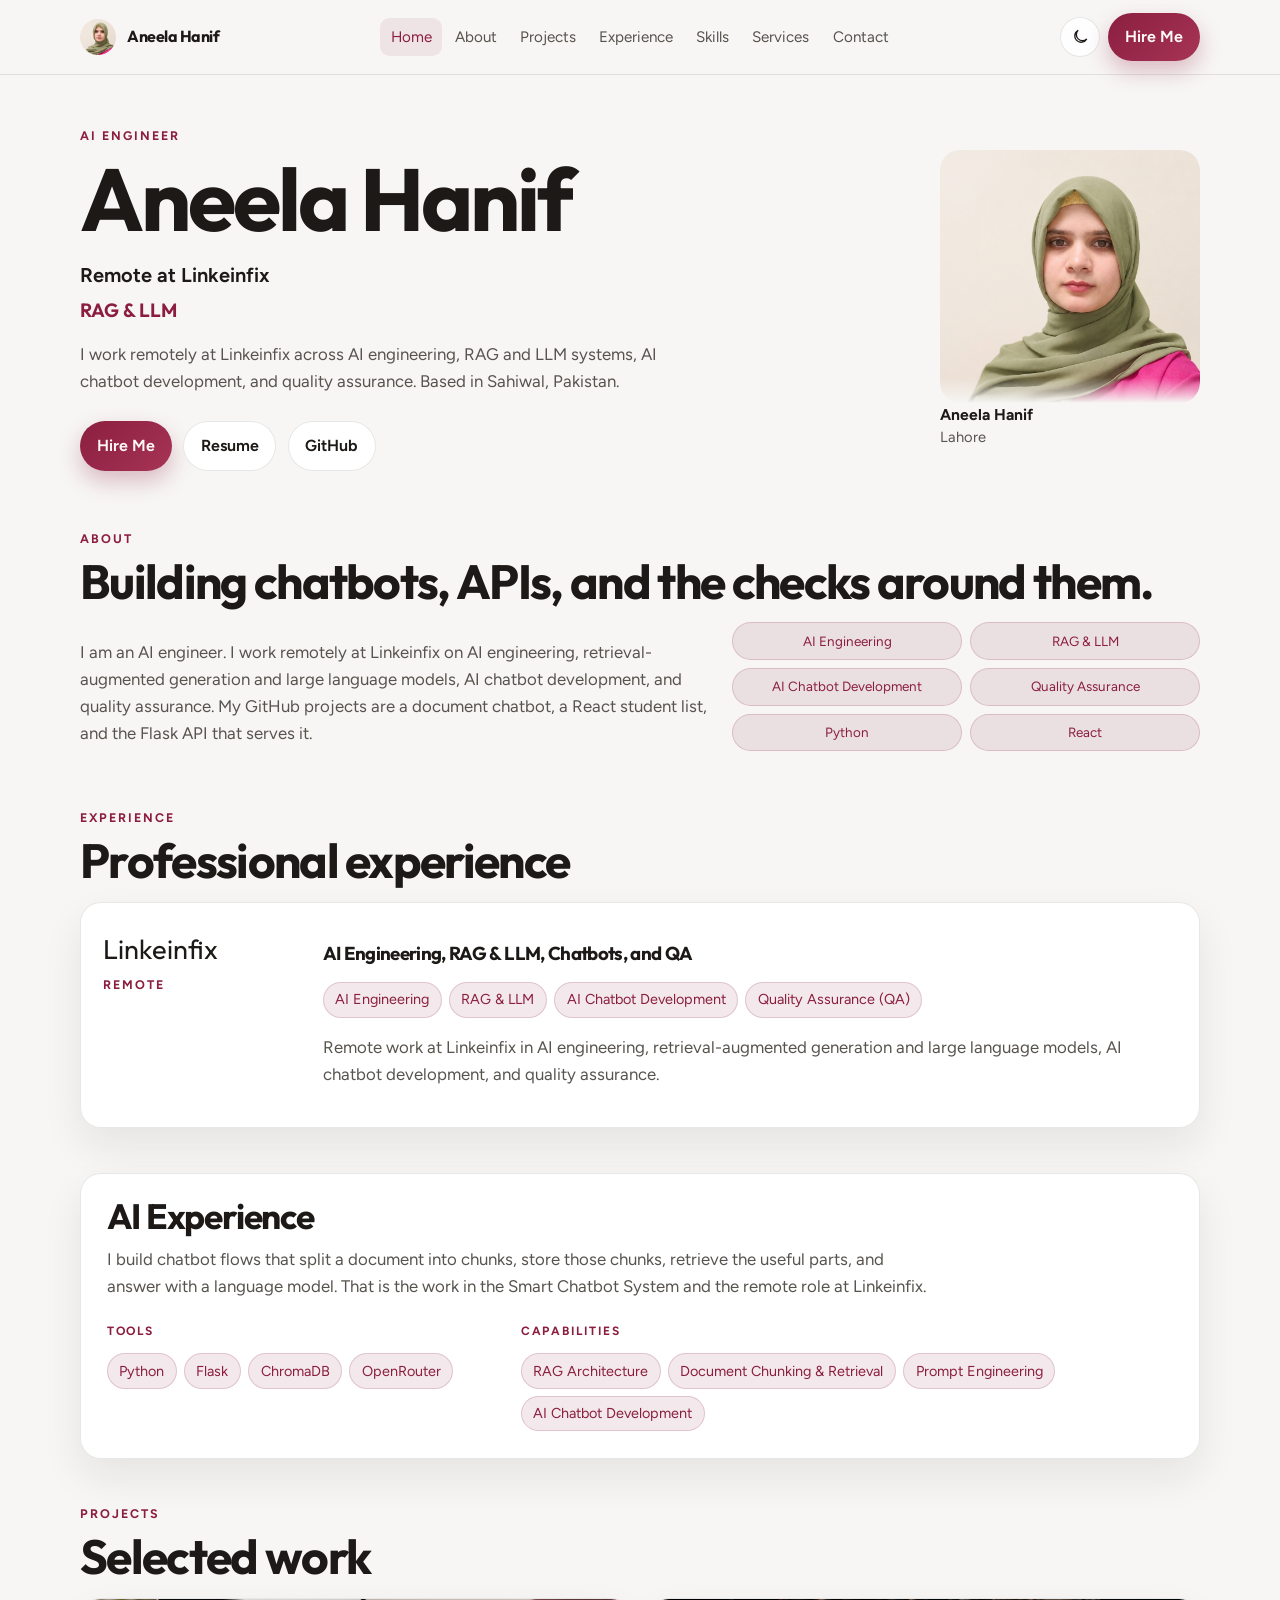
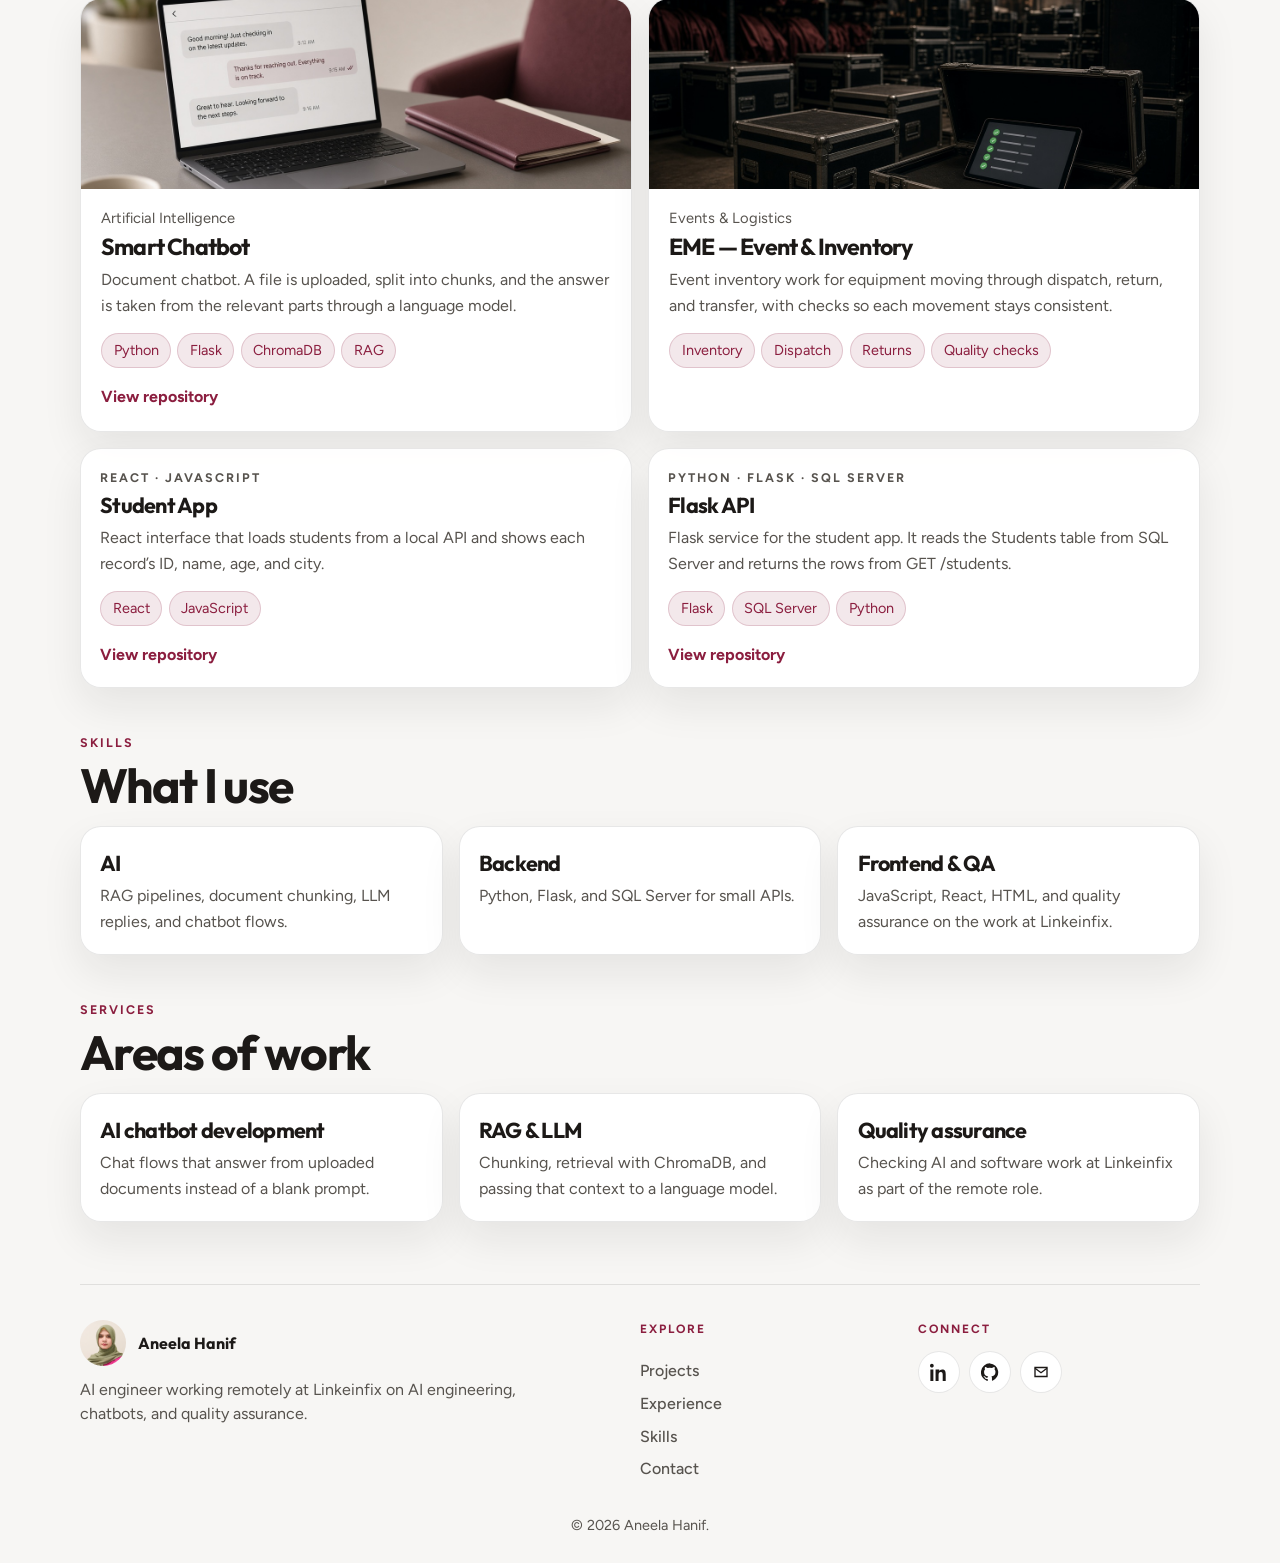
<file: index.html>
<!DOCTYPE html>
<html lang="en">
  <head>
    <meta charset="utf-8" />
    <meta name="viewport" content="width=device-width, initial-scale=1" />
    <title>Aneela Hanif | AI Engineer</title>
    <meta name="description" content="Aneela Hanif is an AI engineer in Sahiwal working remotely at Linkeinfix on AI engineering, RAG and LLMs, chatbot development, and quality assurance." />
    <meta property="og:title" content="Aneela Hanif | AI Engineer" />
    <meta property="og:description" content="Remote work at Linkeinfix. AI engineering, RAG and LLM, AI chatbots, and QA." />
    <meta property="og:image" content="https://aneela-hanif.github.io/personal-portfolio/images/profile.jpg" />
    <link rel="icon" href="favicon.svg" type="image/svg+xml" />
    <link rel="preconnect" href="https://fonts.googleapis.com" />
    <link rel="preconnect" href="https://fonts.gstatic.com" crossorigin />
    <link href="https://fonts.googleapis.com/css2?family=Figtree:wght@400;500;600;700&family=Outfit:wght@500;600;700&display=swap" rel="stylesheet" />
    <link rel="stylesheet" href="styles.css?v=16" />
    <script>
      if (localStorage.getItem("theme") === "dark") document.documentElement.classList.add("dark");
    </script>
  </head>
  <body>
    <a class="skip" href="#main">Skip to content</a>
    <header class="site-nav">
      <div class="nav-inner">
        <a class="brand" href="index.html">
          <img src="images/profile.jpg" alt="" width="36" height="36" />
          Aneela Hanif
        </a>
        <nav class="nav-links" aria-label="Primary">
          <a href="index.html" aria-current="page">Home</a>
          <a href="index.html#about">About</a>
          <a href="index.html#projects">Projects</a>
          <a href="index.html#experience">Experience</a>
          <a href="index.html#skills">Skills</a>
          <a href="index.html#services">Services</a>
          <a href="contact.html">Contact</a>
        </nav>
        <div class="nav-actions">
          <button class="icon-btn" type="button" data-theme aria-label="Toggle color theme">
            <svg width="18" height="18" viewBox="0 0 24 24" fill="none" stroke="currentColor" stroke-width="1.8"><path d="M21 14.5A8.5 8.5 0 1 1 9.5 3 7 7 0 0 0 21 14.5z"/></svg>
          </button>
          <a class="btn btn-primary" href="contact.html"><span class="hire-label">Hire Me</span></a>
          <button class="menu-btn" type="button" data-menu aria-expanded="false" aria-label="Open menu">
            <svg width="18" height="18" viewBox="0 0 24 24" fill="none" stroke="currentColor" stroke-width="1.8"><path d="M4 7h16M4 12h16M4 17h16"/></svg>
          </button>
        </div>
      </div>
      <nav class="menu-panel" data-menu-panel aria-label="Mobile">
        <a href="index.html">Home</a>
        <a href="index.html#about">About</a>
        <a href="index.html#projects">Projects</a>
        <a href="index.html#experience">Experience</a>
        <a href="index.html#skills">Skills</a>
        <a href="index.html#services">Services</a>
        <a href="contact.html">Contact</a>
      </nav>
    </header>

    <main id="main">
      <section class="hero wrap" id="top">
        <div>
          <p class="kicker">AI Engineer</p>
          <h1>Aneela Hanif</h1>
          <p class="hero-title">Remote at Linkeinfix</p>
          <p class="rotator accent" data-rotator>AI Engineering</p>
          <p class="lede">
            I work remotely at Linkeinfix across AI engineering, RAG and LLM systems, AI chatbot development, and quality assurance. Based in Sahiwal, Pakistan.
          </p>
          <div class="actions">
            <a class="btn btn-primary" href="contact.html">Hire Me</a>
            <a class="btn btn-ghost" href="resume.html">Resume</a>
            <a class="btn btn-ghost" href="https://github.com/aneela-hanif" rel="noopener">GitHub</a>
          </div>
        </div>
        <figure class="hero-photo">
          <img src="images/profile.jpg" alt="Aneela Hanif" width="260" height="253" />
          <figcaption>
            <strong>Aneela Hanif</strong>
            <span>Lahore</span>
          </figcaption>
        </figure>
      </section>

      <section class="wrap" id="about">
        <p class="section-label">About</p>
        <h2>Building chatbots, APIs, and the checks around them.</h2>
        <div class="about-grid">
          <p class="prose">
            I am an AI engineer. I work remotely at Linkeinfix on AI engineering, retrieval-augmented generation and large language models, AI chatbot development, and quality assurance. My GitHub projects are a document chatbot, a React student list, and the Flask API that serves it.
          </p>
          <ul class="chips">
            <li>AI Engineering</li>
            <li>RAG &amp; LLM</li>
            <li>AI Chatbot Development</li>
            <li>Quality Assurance</li>
            <li>Python</li>
            <li>React</li>
          </ul>
        </div>
      </section>

      <section class="wrap" id="experience">
        <p class="section-label">Experience</p>
        <h2>Professional experience</h2>
        <article class="panel job">
          <div>
            <p class="company">Linkeinfix</p>
            <p class="kicker">Remote</p>
          </div>
          <div>
            <h3>AI Engineering, RAG &amp; LLM, Chatbots, and QA</h3>
            <ul class="areas">
              <li>AI Engineering</li>
              <li>RAG &amp; LLM</li>
              <li>AI Chatbot Development</li>
              <li>Quality Assurance (QA)</li>
            </ul>
            <p class="prose">Remote work at Linkeinfix in AI engineering, retrieval-augmented generation and large language models, AI chatbot development, and quality assurance.</p>
          </div>
        </article>
      </section>

      <section class="wrap" id="ai">
        <article class="panel ai-card">
          <h2>AI Experience</h2>
          <p class="prose">I build chatbot flows that split a document into chunks, store those chunks, retrieve the useful parts, and answer with a language model. That is the work in the Smart Chatbot System and the remote role at Linkeinfix.</p>
          <div class="ai-split">
            <div>
              <p class="ai-label">Tools</p>
              <ul class="chips">
                <li>Python</li>
                <li>Flask</li>
                <li>ChromaDB</li>
                <li>OpenRouter</li>
              </ul>
            </div>
            <div>
              <p class="ai-label">Capabilities</p>
              <ul class="chips">
                <li>RAG Architecture</li>
                <li>Document Chunking &amp; Retrieval</li>
                <li>Prompt Engineering</li>
                <li>AI Chatbot Development</li>
              </ul>
            </div>
          </div>
        </article>
      </section>

      <section class="wrap" id="projects">
        <p class="section-label">Projects</p>
        <h2>Selected work</h2>
        <div class="project-grid">
          <article class="panel project-card">
            <div class="project-cover">
              <img src="images/chatbot-cover.jpg" alt="Laptop showing a document chat beside a folder" width="640" height="360" />
            </div>
            <div class="project-body">
              <p class="project-tag">Artificial Intelligence</p>
              <h3>Smart Chatbot</h3>
              <p>Document chatbot. A file is uploaded, split into chunks, and the answer is taken from the relevant parts through a language model.</p>
              <div class="tech"><span>Python</span><span>Flask</span><span>ChromaDB</span><span>RAG</span></div>
              <a href="https://github.com/aneela-hanif/smart-chatbot-system" rel="noopener">View repository</a>
            </div>
          </article>
          <article class="panel project-card">
            <div class="project-cover">
              <img src="images/eme-cover.jpg" alt="Event equipment cases with a checklist tablet" width="640" height="360" />
            </div>
            <div class="project-body">
              <p class="project-tag">Events &amp; Logistics</p>
              <h3>EME — Event &amp; Inventory</h3>
              <p>Event inventory work for equipment moving through dispatch, return, and transfer, with checks so each movement stays consistent.</p>
              <div class="tech"><span>Inventory</span><span>Dispatch</span><span>Returns</span><span>Quality checks</span></div>
            </div>
          </article>
        </div>
        <div class="cards more-work">
          <article class="panel card">
            <p class="kicker">React · JavaScript</p>
            <h3>Student App</h3>
            <p>React interface that loads students from a local API and shows each record’s ID, name, age, and city.</p>
            <div class="tech"><span>React</span><span>JavaScript</span></div>
            <a href="https://github.com/aneela-hanif/studentapp" rel="noopener">View repository</a>
          </article>
          <article class="panel card">
            <p class="kicker">Python · Flask · SQL Server</p>
            <h3>Flask API</h3>
            <p>Flask service for the student app. It reads the Students table from SQL Server and returns the rows from GET /students.</p>
            <div class="tech"><span>Flask</span><span>SQL Server</span><span>Python</span></div>
            <a href="https://github.com/aneela-hanif/flask-api" rel="noopener">View repository</a>
          </article>
        </div>
      </section>

      <section class="wrap" id="skills">
        <p class="section-label">Skills</p>
        <h2>What I use</h2>
        <div class="skill-grid">
          <article class="panel skill-card">
            <h3>AI</h3>
            <p>RAG pipelines, document chunking, LLM replies, and chatbot flows.</p>
          </article>
          <article class="panel skill-card">
            <h3>Backend</h3>
            <p>Python, Flask, and SQL Server for small APIs.</p>
          </article>
          <article class="panel skill-card">
            <h3>Frontend &amp; QA</h3>
            <p>JavaScript, React, HTML, and quality assurance on the work at Linkeinfix.</p>
          </article>
        </div>
      </section>

      <section class="wrap" id="services">
        <p class="section-label">Services</p>
        <h2>Areas of work</h2>
        <div class="cards">
          <article class="panel card">
            <h3>AI chatbot development</h3>
            <p>Chat flows that answer from uploaded documents instead of a blank prompt.</p>
          </article>
          <article class="panel card">
            <h3>RAG &amp; LLM</h3>
            <p>Chunking, retrieval with ChromaDB, and passing that context to a language model.</p>
          </article>
          <article class="panel card">
            <h3>Quality assurance</h3>
            <p>Checking AI and software work at Linkeinfix as part of the remote role.</p>
          </article>
        </div>
      </section>
    </main>

    <footer class="site-footer">
      <div class="footer-grid">
        <div class="footer-brand">
          <a class="footer-id" href="index.html">
            <img src="images/profile.jpg" alt="" width="46" height="46" />
            <strong>Aneela Hanif</strong>
          </a>
          <p>AI engineer working remotely at Linkeinfix on AI engineering, chatbots, and quality assurance.</p>
        </div>
        <nav class="footer-links" aria-label="Explore">
          <p class="footer-label">Explore</p>
          <a href="index.html#projects">Projects</a>
          <a href="index.html#experience">Experience</a>
          <a href="index.html#skills">Skills</a>
          <a href="contact.html">Contact</a>
        </nav>
        <div>
          <p class="footer-label">Connect</p>
          <div class="footer-icons">
            <a href="https://www.linkedin.com/in/aneela-hanif-224ba43b4/" rel="noopener" aria-label="LinkedIn">
              <svg width="18" height="18" viewBox="0 0 24 24" fill="currentColor"><path d="M4.98 3.5C4.98 4.88 3.88 6 2.5 6S0 4.88 0 3.5 1.12 1 2.5 1s2.48 1.12 2.48 2.5zM.5 8.5h4V24h-4V8.5zM8.5 8.5h3.8v2.1h.05c.53-1 1.84-2.1 3.79-2.1 4.05 0 4.8 2.67 4.8 6.14V24h-4v-7.7c0-1.84-.03-4.2-2.56-4.2-2.56 0-2.95 2-2.95 4.06V24h-4V8.5z"/></svg>
            </a>
            <a href="https://github.com/aneela-hanif" rel="noopener" aria-label="GitHub">
              <svg width="18" height="18" viewBox="0 0 24 24" fill="currentColor"><path d="M12 .5A12 12 0 0 0 8.2 23.9c.6.1.8-.3.8-.6v-2.1c-3.3.7-4-1.6-4-1.6-.5-1.2-1.2-1.6-1.2-1.6-1-.7.1-.7.1-.7 1.1.1 1.7 1.1 1.7 1.1 1 1.8 2.7 1.3 3.3 1 .1-.8.4-1.3.7-1.6-2.7-.3-5.5-1.3-5.5-6a4.7 4.7 0 0 1 1.2-3.2 4.3 4.3 0 0 1 .1-3.2s1-.3 3.3 1.2a11.3 11.3 0 0 1 6 0c2.3-1.5 3.3-1.2 3.3-1.2a4.3 4.3 0 0 1 .1 3.2 4.7 4.7 0 0 1 1.2 3.2c0 4.7-2.8 5.7-5.5 6 .4.3.8 1 .8 2.1v3.1c0 .3.2.7.8.6A12 12 0 0 0 12 .5z"/></svg>
            </a>
            <a href="mailto:aneela.hnf12@gmail.com" aria-label="Email">
              <svg width="18" height="18" viewBox="0 0 24 24" fill="none" stroke="currentColor" stroke-width="1.8"><path d="M4 6h16v12H4z"/><path d="m4 7 8 6 8-6"/></svg>
            </a>
          </div>
        </div>
      </div>
      <p class="footer-copy">© 2026 Aneela Hanif.</p>
    </footer>
    <script src="main.js"></script>
  </body>
</html>
</file>
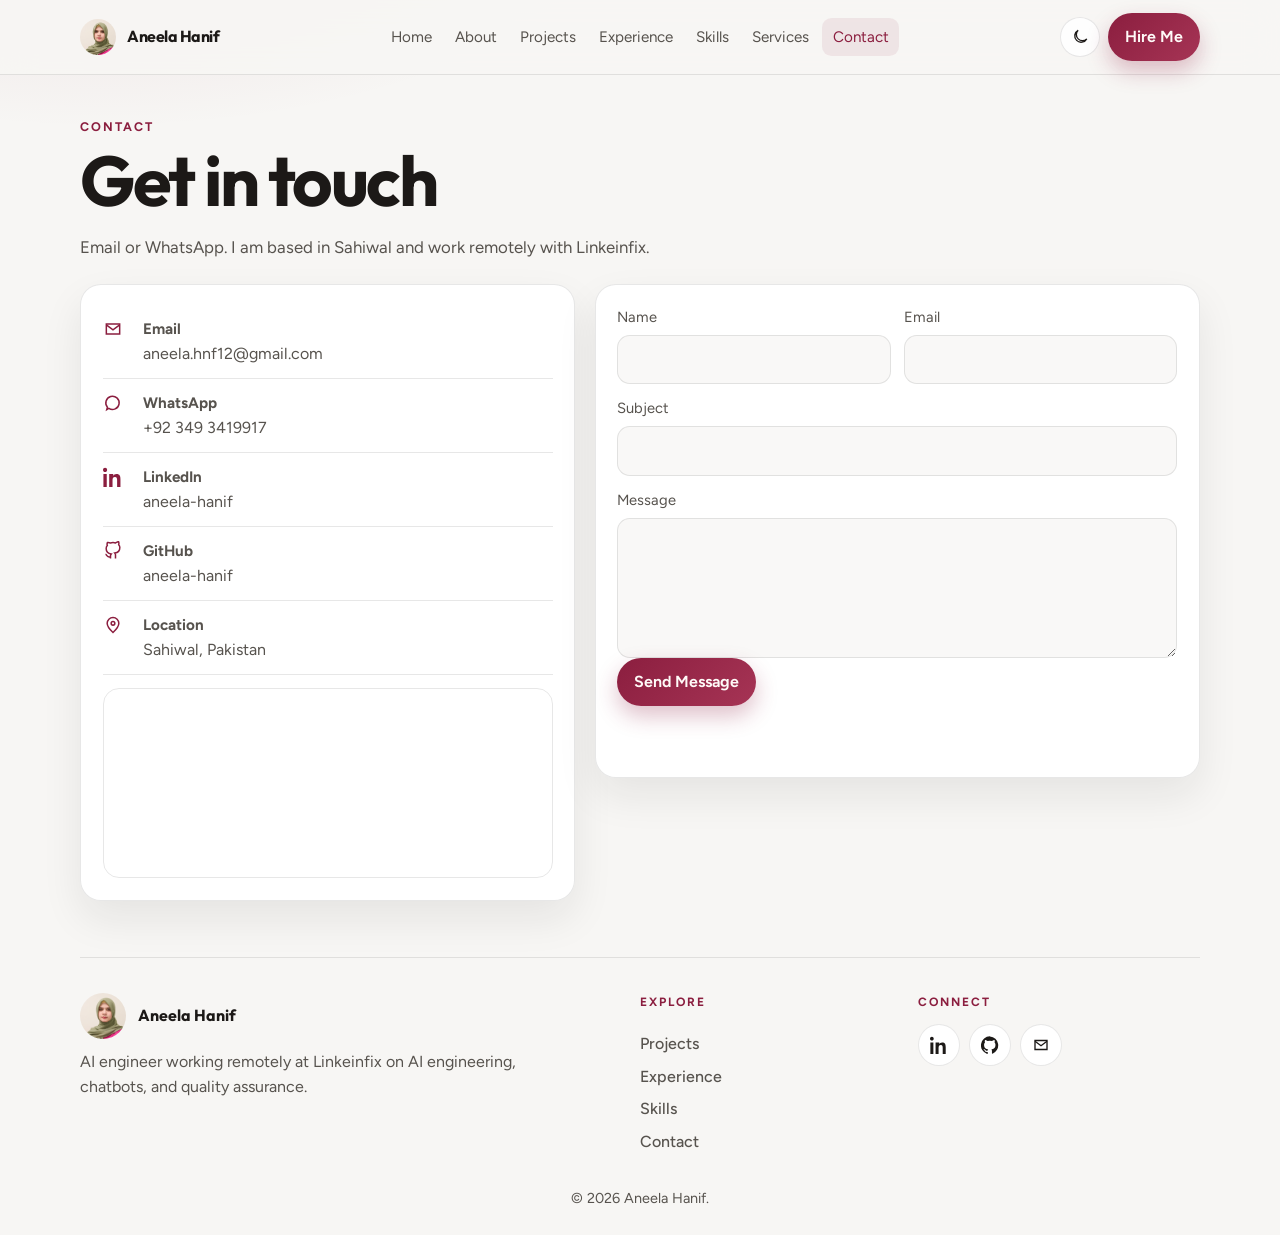
<file: contact.html>
<!DOCTYPE html>
<html lang="en">
  <head>
    <meta charset="utf-8" />
    <meta name="viewport" content="width=device-width, initial-scale=1" />
    <title>Contact | Aneela Hanif</title>
    <meta name="description" content="Contact Aneela Hanif by email or WhatsApp. Based in Sahiwal, Pakistan." />
    <link rel="icon" href="favicon.svg" type="image/svg+xml" />
    <link rel="preconnect" href="https://fonts.googleapis.com" />
    <link rel="preconnect" href="https://fonts.gstatic.com" crossorigin />
    <link href="https://fonts.googleapis.com/css2?family=Figtree:wght@400;500;600;700&family=Outfit:wght@500;600;700&display=swap" rel="stylesheet" />
    <link rel="stylesheet" href="styles.css?v=16" />
    <script>
      if (localStorage.getItem("theme") === "dark") document.documentElement.classList.add("dark");
    </script>
  </head>
  <body>
    <a class="skip" href="#main">Skip to content</a>
    <header class="site-nav">
      <div class="nav-inner">
        <a class="brand" href="index.html">
          <img src="images/profile.jpg" alt="" width="36" height="36" />
          Aneela Hanif
        </a>
        <nav class="nav-links" aria-label="Primary">
          <a href="index.html">Home</a>
          <a href="index.html#about">About</a>
          <a href="index.html#projects">Projects</a>
          <a href="index.html#experience">Experience</a>
          <a href="index.html#skills">Skills</a>
          <a href="index.html#services">Services</a>
          <a href="contact.html" aria-current="page">Contact</a>
        </nav>
        <div class="nav-actions">
          <button class="icon-btn" type="button" data-theme aria-label="Toggle color theme">
            <svg width="18" height="18" viewBox="0 0 24 24" fill="none" stroke="currentColor" stroke-width="1.8"><path d="M21 14.5A8.5 8.5 0 1 1 9.5 3 7 7 0 0 0 21 14.5z"/></svg>
          </button>
          <a class="btn btn-primary" href="contact.html"><span class="hire-label">Hire Me</span></a>
          <button class="menu-btn" type="button" data-menu aria-expanded="false" aria-label="Open menu">
            <svg width="18" height="18" viewBox="0 0 24 24" fill="none" stroke="currentColor" stroke-width="1.8"><path d="M4 7h16M4 12h16M4 17h16"/></svg>
          </button>
        </div>
      </div>
      <nav class="menu-panel" data-menu-panel aria-label="Mobile">
        <a href="index.html">Home</a>
        <a href="index.html#about">About</a>
        <a href="index.html#projects">Projects</a>
        <a href="index.html#experience">Experience</a>
        <a href="index.html#skills">Skills</a>
        <a href="index.html#services">Services</a>
        <a href="contact.html">Contact</a>
      </nav>
    </header>

    <main id="main" class="wrap">
      <header class="page-head">
        <p class="section-label">Contact</p>
        <h1>Get in touch</h1>
        <p class="lede">Email or WhatsApp. I am based in Sahiwal and work remotely with Linkeinfix.</p>
      </header>

      <div class="contact-grid">
        <aside class="panel contact-list">
          <a href="mailto:aneela.hnf12@gmail.com">
            <svg class="icon" width="20" height="20" viewBox="0 0 24 24" fill="none" stroke="currentColor" stroke-width="1.8"><path d="M4 6h16v12H4z"/><path d="m4 7 8 6 8-6"/></svg>
            <span><strong>Email</strong><span>aneela.hnf12@gmail.com</span></span>
          </a>
          <a href="https://wa.me/923493419917" rel="noopener">
            <svg class="icon" width="20" height="20" viewBox="0 0 24 24" fill="none" stroke="currentColor" stroke-width="1.8"><path d="M7 18.5 4.5 20l.8-3A8 8 0 1 1 7 18.5z"/></svg>
            <span><strong>WhatsApp</strong><span>+92 349 3419917</span></span>
          </a>
          <a href="https://www.linkedin.com/in/aneela-hanif-224ba43b4/" rel="noopener">
            <svg class="icon" width="20" height="20" viewBox="0 0 24 24" fill="currentColor"><path d="M4.98 3.5C4.98 4.88 3.88 6 2.5 6S0 4.88 0 3.5 1.12 1 2.5 1s2.48 1.12 2.48 2.5zM.5 8.5h4V24h-4V8.5zM8.5 8.5h3.8v2.1h.05c.53-1 1.84-2.1 3.79-2.1 4.05 0 4.8 2.67 4.8 6.14V24h-4v-7.7c0-1.84-.03-4.2-2.56-4.2-2.56 0-2.95 2-2.95 4.06V24h-4V8.5z"/></svg>
            <span><strong>LinkedIn</strong><span>aneela-hanif</span></span>
          </a>
          <a href="https://github.com/aneela-hanif" rel="noopener">
            <svg class="icon" width="20" height="20" viewBox="0 0 24 24" fill="none" stroke="currentColor" stroke-width="1.8"><path d="M9 19c-4 1.5-4-2.5-6-3m12 5v-3.9a3.4 3.4 0 0 0-.9-2.6c3-.3 6.1-1.5 6.1-6.6a5.1 5.1 0 0 0-1.4-3.5 4.7 4.7 0 0 0-.1-3.5s-1.1-.3-3.6 1.4a12.3 12.3 0 0 0-6.2 0C6.4 1.6 5.3 1.9 5.3 1.9a4.7 4.7 0 0 0-.1 3.5 5.1 5.1 0 0 0-1.4 3.6c0 5 3.1 6.2 6.1 6.6a3.4 3.4 0 0 0-.9 2.6V21"/></svg>
            <span><strong>GitHub</strong><span>aneela-hanif</span></span>
          </a>
          <div class="contact-item">
            <svg class="icon" width="20" height="20" viewBox="0 0 24 24" fill="none" stroke="currentColor" stroke-width="1.8"><path d="M12 21s7-6.2 7-11a7 7 0 1 0-14 0c0 4.8 7 11 7 11z"/><circle cx="12" cy="10" r="2.2"/></svg>
            <span><strong>Location</strong><span>Sahiwal, Pakistan</span></span>
          </div>
          <div class="map-wrap">
            <iframe title="Map of Sahiwal, Pakistan" loading="lazy" referrerpolicy="no-referrer-when-downgrade" src="https://maps.google.com/maps?q=Sahiwal%2C%20Pakistan&z=12&output=embed"></iframe>
          </div>
        </aside>

        <form class="panel" data-contact-form>
          <div class="fields">
            <label>Name<input name="name" required autocomplete="name" /></label>
            <label>Email<input name="email" type="email" required autocomplete="email" /></label>
            <label class="full">Subject<input name="subject" required /></label>
            <label class="full">Message<textarea name="message" required></textarea></label>
          </div>
          <button class="btn btn-primary" type="submit">Send Message</button>
          <p class="form-note" data-form-note></p>
        </form>
      </div>
    </main>

    <footer class="site-footer">
      <div class="footer-grid">
        <div class="footer-brand">
          <a class="footer-id" href="index.html">
            <img src="images/profile.jpg" alt="" width="46" height="46" />
            <strong>Aneela Hanif</strong>
          </a>
          <p>AI engineer working remotely at Linkeinfix on AI engineering, chatbots, and quality assurance.</p>
        </div>
        <nav class="footer-links" aria-label="Explore">
          <p class="footer-label">Explore</p>
          <a href="index.html#projects">Projects</a>
          <a href="index.html#experience">Experience</a>
          <a href="index.html#skills">Skills</a>
          <a href="contact.html">Contact</a>
        </nav>
        <div>
          <p class="footer-label">Connect</p>
          <div class="footer-icons">
            <a href="https://www.linkedin.com/in/aneela-hanif-224ba43b4/" rel="noopener" aria-label="LinkedIn">
              <svg width="18" height="18" viewBox="0 0 24 24" fill="currentColor"><path d="M4.98 3.5C4.98 4.88 3.88 6 2.5 6S0 4.88 0 3.5 1.12 1 2.5 1s2.48 1.12 2.48 2.5zM.5 8.5h4V24h-4V8.5zM8.5 8.5h3.8v2.1h.05c.53-1 1.84-2.1 3.79-2.1 4.05 0 4.8 2.67 4.8 6.14V24h-4v-7.7c0-1.84-.03-4.2-2.56-4.2-2.56 0-2.95 2-2.95 4.06V24h-4V8.5z"/></svg>
            </a>
            <a href="https://github.com/aneela-hanif" rel="noopener" aria-label="GitHub">
              <svg width="18" height="18" viewBox="0 0 24 24" fill="currentColor"><path d="M12 .5A12 12 0 0 0 8.2 23.9c.6.1.8-.3.8-.6v-2.1c-3.3.7-4-1.6-4-1.6-.5-1.2-1.2-1.6-1.2-1.6-1-.7.1-.7.1-.7 1.1.1 1.7 1.1 1.7 1.1 1 1.8 2.7 1.3 3.3 1 .1-.8.4-1.3.7-1.6-2.7-.3-5.5-1.3-5.5-6a4.7 4.7 0 0 1 1.2-3.2 4.3 4.3 0 0 1 .1-3.2s1-.3 3.3 1.2a11.3 11.3 0 0 1 6 0c2.3-1.5 3.3-1.2 3.3-1.2a4.3 4.3 0 0 1 .1 3.2 4.7 4.7 0 0 1 1.2 3.2c0 4.7-2.8 5.7-5.5 6 .4.3.8 1 .8 2.1v3.1c0 .3.2.7.8.6A12 12 0 0 0 12 .5z"/></svg>
            </a>
            <a href="mailto:aneela.hnf12@gmail.com" aria-label="Email">
              <svg width="18" height="18" viewBox="0 0 24 24" fill="none" stroke="currentColor" stroke-width="1.8"><path d="M4 6h16v12H4z"/><path d="m4 7 8 6 8-6"/></svg>
            </a>
          </div>
        </div>
      </div>
      <p class="footer-copy">© 2026 Aneela Hanif.</p>
    </footer>
    <script src="main.js"></script>
  </body>
</html>
</file>
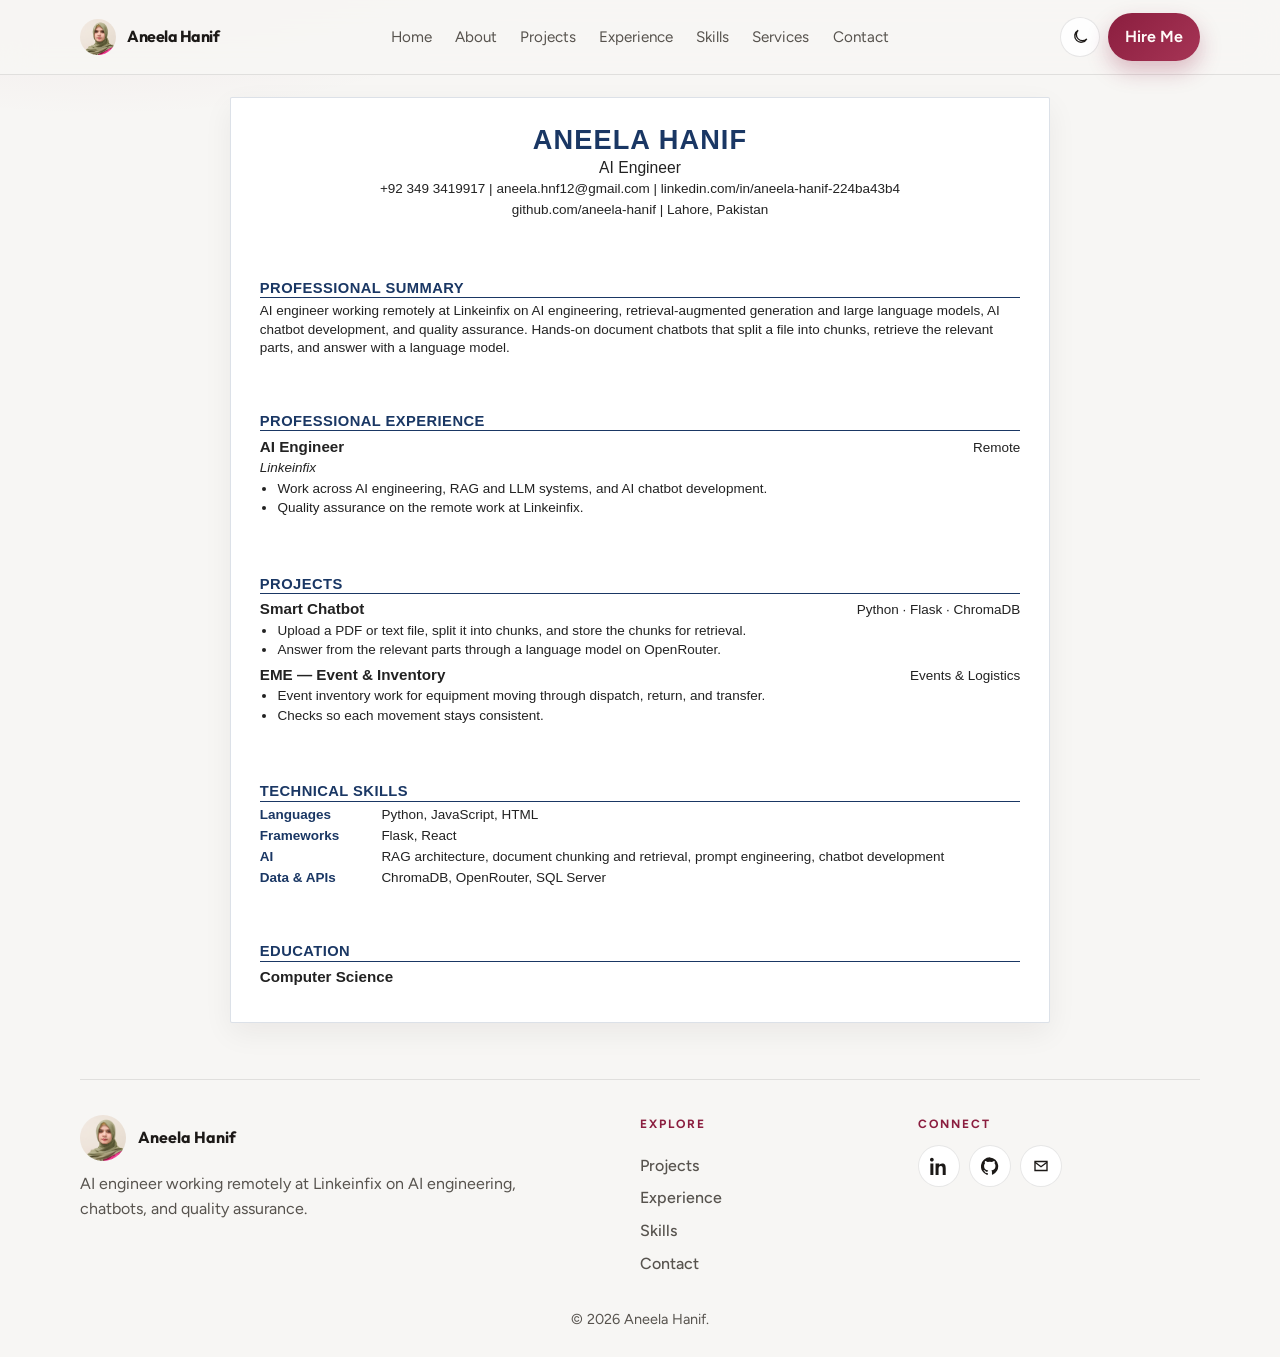
<file: resume.html>
<!DOCTYPE html>
<html lang="en">
  <head>
    <meta charset="utf-8" />
    <meta name="viewport" content="width=device-width, initial-scale=1" />
    <title>Resume | Aneela Hanif</title>
    <meta name="description" content="Resume of Aneela Hanif, AI engineer. Computer Science education, remote work at Linkeinfix, chatbot and EME projects." />
    <link rel="icon" href="favicon.svg" type="image/svg+xml" />
    <link rel="preconnect" href="https://fonts.googleapis.com" />
    <link rel="preconnect" href="https://fonts.gstatic.com" crossorigin />
    <link href="https://fonts.googleapis.com/css2?family=Figtree:wght@400;500;600;700&family=Outfit:wght@500;600;700&display=swap" rel="stylesheet" />
    <link rel="stylesheet" href="styles.css?v=16" />
    <script>
      if (localStorage.getItem("theme") === "dark") document.documentElement.classList.add("dark");
    </script>
  </head>
  <body>
    <a class="skip" href="#main">Skip to content</a>
    <header class="site-nav">
      <div class="nav-inner">
        <a class="brand" href="index.html">
          <img src="images/profile.jpg" alt="" width="36" height="36" />
          Aneela Hanif
        </a>
        <nav class="nav-links" aria-label="Primary">
          <a href="index.html">Home</a>
          <a href="index.html#about">About</a>
          <a href="index.html#projects">Projects</a>
          <a href="index.html#experience">Experience</a>
          <a href="index.html#skills">Skills</a>
          <a href="index.html#services">Services</a>
          <a href="contact.html">Contact</a>
        </nav>
        <div class="nav-actions">
          <button class="icon-btn" type="button" data-theme aria-label="Toggle color theme">
            <svg width="18" height="18" viewBox="0 0 24 24" fill="none" stroke="currentColor" stroke-width="1.8"><path d="M21 14.5A8.5 8.5 0 1 1 9.5 3 7 7 0 0 0 21 14.5z"/></svg>
          </button>
          <a class="btn btn-primary" href="contact.html"><span class="hire-label">Hire Me</span></a>
          <button class="menu-btn" type="button" data-menu aria-expanded="false" aria-label="Open menu">
            <svg width="18" height="18" viewBox="0 0 24 24" fill="none" stroke="currentColor" stroke-width="1.8"><path d="M4 7h16M4 12h16M4 17h16"/></svg>
          </button>
        </div>
      </div>
      <nav class="menu-panel" data-menu-panel aria-label="Mobile">
        <a href="index.html">Home</a>
        <a href="index.html#about">About</a>
        <a href="index.html#projects">Projects</a>
        <a href="index.html#experience">Experience</a>
        <a href="index.html#skills">Skills</a>
        <a href="index.html#services">Services</a>
        <a href="contact.html">Contact</a>
      </nav>
    </header>

    <main id="main" class="wrap">
      <article class="cv">
        <header class="cv-head">
          <h1>Aneela Hanif</h1>
          <p class="cv-role">AI Engineer</p>
          <p>+92 349 3419917 | <a href="mailto:aneela.hnf12@gmail.com">aneela.hnf12@gmail.com</a> | <a href="https://www.linkedin.com/in/aneela-hanif-224ba43b4/" rel="noopener">linkedin.com/in/aneela-hanif-224ba43b4</a></p>
          <p><a href="https://github.com/aneela-hanif" rel="noopener">github.com/aneela-hanif</a> | Lahore, Pakistan</p>
        </header>

        <section>
          <h2>Professional Summary</h2>
          <p>AI engineer working remotely at Linkeinfix on AI engineering, retrieval-augmented generation and large language models, AI chatbot development, and quality assurance. Hands-on document chatbots that split a file into chunks, retrieve the relevant parts, and answer with a language model.</p>
        </section>

        <section>
          <h2>Professional Experience</h2>
          <div class="cv-roleline">
            <h3>AI Engineer</h3>
            <span>Remote</span>
          </div>
          <p class="cv-org">Linkeinfix</p>
          <ul>
            <li>Work across AI engineering, RAG and LLM systems, and AI chatbot development.</li>
            <li>Quality assurance on the remote work at Linkeinfix.</li>
          </ul>
        </section>

        <section>
          <h2>Projects</h2>
          <div class="cv-roleline">
            <h3>Smart Chatbot</h3>
            <span>Python · Flask · ChromaDB</span>
          </div>
          <ul>
            <li>Upload a PDF or text file, split it into chunks, and store the chunks for retrieval.</li>
            <li>Answer from the relevant parts through a language model on OpenRouter.</li>
          </ul>
          <div class="cv-roleline">
            <h3>EME — Event &amp; Inventory</h3>
            <span>Events &amp; Logistics</span>
          </div>
          <ul>
            <li>Event inventory work for equipment moving through dispatch, return, and transfer.</li>
            <li>Checks so each movement stays consistent.</li>
          </ul>
        </section>

        <section>
          <h2>Technical Skills</h2>
          <div class="cv-skill"><strong>Languages</strong><span>Python, JavaScript, HTML</span></div>
          <div class="cv-skill"><strong>Frameworks</strong><span>Flask, React</span></div>
          <div class="cv-skill"><strong>AI</strong><span>RAG architecture, document chunking and retrieval, prompt engineering, chatbot development</span></div>
          <div class="cv-skill"><strong>Data &amp; APIs</strong><span>ChromaDB, OpenRouter, SQL Server</span></div>
        </section>

        <section>
          <h2>Education</h2>
          <div class="cv-roleline">
            <h3>Computer Science</h3>
          </div>
        </section>
      </article>
    </main>

    <footer class="site-footer">
      <div class="footer-grid">
        <div class="footer-brand">
          <a class="footer-id" href="index.html">
            <img src="images/profile.jpg" alt="" width="46" height="46" />
            <strong>Aneela Hanif</strong>
          </a>
          <p>AI engineer working remotely at Linkeinfix on AI engineering, chatbots, and quality assurance.</p>
        </div>
        <nav class="footer-links" aria-label="Explore">
          <p class="footer-label">Explore</p>
          <a href="index.html#projects">Projects</a>
          <a href="index.html#experience">Experience</a>
          <a href="index.html#skills">Skills</a>
          <a href="contact.html">Contact</a>
        </nav>
        <div>
          <p class="footer-label">Connect</p>
          <div class="footer-icons">
            <a href="https://www.linkedin.com/in/aneela-hanif-224ba43b4/" rel="noopener" aria-label="LinkedIn">
              <svg width="18" height="18" viewBox="0 0 24 24" fill="currentColor"><path d="M4.98 3.5C4.98 4.88 3.88 6 2.5 6S0 4.88 0 3.5 1.12 1 2.5 1s2.48 1.12 2.48 2.5zM.5 8.5h4V24h-4V8.5zM8.5 8.5h3.8v2.1h.05c.53-1 1.84-2.1 3.79-2.1 4.05 0 4.8 2.67 4.8 6.14V24h-4v-7.7c0-1.84-.03-4.2-2.56-4.2-2.56 0-2.95 2-2.95 4.06V24h-4V8.5z"/></svg>
            </a>
            <a href="https://github.com/aneela-hanif" rel="noopener" aria-label="GitHub">
              <svg width="18" height="18" viewBox="0 0 24 24" fill="currentColor"><path d="M12 .5A12 12 0 0 0 8.2 23.9c.6.1.8-.3.8-.6v-2.1c-3.3.7-4-1.6-4-1.6-.5-1.2-1.2-1.6-1.2-1.6-1-.7.1-.7.1-.7 1.1.1 1.7 1.1 1.7 1.1 1 1.8 2.7 1.3 3.3 1 .1-.8.4-1.3.7-1.6-2.7-.3-5.5-1.3-5.5-6a4.7 4.7 0 0 1 1.2-3.2 4.3 4.3 0 0 1 .1-3.2s1-.3 3.3 1.2a11.3 11.3 0 0 1 6 0c2.3-1.5 3.3-1.2 3.3-1.2a4.3 4.3 0 0 1 .1 3.2 4.7 4.7 0 0 1 1.2 3.2c0 4.7-2.8 5.7-5.5 6 .4.3.8 1 .8 2.1v3.1c0 .3.2.7.8.6A12 12 0 0 0 12 .5z"/></svg>
            </a>
            <a href="mailto:aneela.hnf12@gmail.com" aria-label="Email">
              <svg width="18" height="18" viewBox="0 0 24 24" fill="none" stroke="currentColor" stroke-width="1.8"><path d="M4 6h16v12H4z"/><path d="m4 7 8 6 8-6"/></svg>
            </a>
          </div>
        </div>
      </div>
      <p class="footer-copy">© 2026 Aneela Hanif.</p>
    </footer>
    <script src="main.js"></script>
  </body>
</html>
</file>
<file: styles.css>
:root {
  --bg: #f7f6f4;
  --bg-elevated: rgba(255, 255, 255, 0.94);
  --text: #1c1917;
  --text-muted: #57534e;
  --border: rgba(28, 25, 23, 0.1);
  --accent: #8b1e3f;
  --accent-soft: #a63455;
  --shadow: 0 18px 40px rgba(28, 25, 23, 0.08);
  --sans: "Figtree", "Segoe UI", sans-serif;
  --display: "Outfit", "Segoe UI", sans-serif;
  color-scheme: light;
}

html.dark {
  --bg: #121110;
  --bg-elevated: rgba(32, 28, 26, 0.88);
  --text: #f5f5f4;
  --text-muted: #a8a29e;
  --border: rgba(231, 229, 228, 0.12);
  --accent: #d4547a;
  --accent-soft: #e8799a;
  --shadow: 0 24px 50px rgba(0, 0, 0, 0.35);
  color-scheme: dark;
}

* { box-sizing: border-box; }

html { scroll-behavior: smooth; }

body {
  margin: 0;
  min-height: 100vh;
  overflow-x: clip;
  font-family: var(--sans);
  color: var(--text);
  background:
    radial-gradient(900px 420px at 8% -10%, color-mix(in oklab, var(--accent) 12%, transparent), transparent 60%),
    var(--bg);
  line-height: 1.6;
}

img { max-width: 100%; display: block; }

a { color: inherit; text-decoration: none; }

button, input, textarea { font: inherit; color: inherit; }

.skip {
  position: absolute;
  left: 1rem;
  top: -4rem;
  background: var(--text);
  color: var(--bg);
  padding: 0.45rem 0.7rem;
  z-index: 20;
}

.skip:focus { top: 0.6rem; }

.site-nav {
  position: sticky;
  top: 0;
  z-index: 30;
  background: color-mix(in oklab, var(--bg) 88%, transparent);
  backdrop-filter: blur(16px);
  border-bottom: 1px solid var(--border);
}

.nav-inner,
.wrap {
  width: min(1120px, calc(100% - 2rem));
  margin-inline: auto;
}

.nav-inner {
  min-height: 74px;
  display: flex;
  align-items: center;
  gap: 1rem;
}

.brand {
  display: flex;
  align-items: center;
  gap: 0.7rem;
  font-family: var(--display);
  font-weight: 700;
  letter-spacing: -0.03em;
  white-space: nowrap;
}

.brand img {
  width: 36px;
  height: 36px;
  border-radius: 999px;
  object-fit: cover;
  object-position: center 38%;
}

.nav-links {
  display: flex;
  align-items: center;
  gap: 0.15rem;
  margin-inline: auto;
}

.nav-links a,
.menu-panel a {
  color: var(--text-muted);
  font-size: 0.95rem;
  padding: 0.4rem 0.65rem;
  border-radius: 0.6rem;
}

.nav-links a:hover,
.nav-links a[aria-current="page"],
.menu-panel a:hover {
  color: var(--accent);
  background: color-mix(in oklab, var(--accent) 8%, transparent);
}

.nav-actions { display: flex; align-items: center; gap: 0.55rem; }

.icon-btn,
.menu-btn {
  width: 40px;
  height: 40px;
  border-radius: 999px;
  border: 1px solid var(--border);
  background: var(--bg-elevated);
  display: grid;
  place-items: center;
  cursor: pointer;
}

.menu-btn { display: none; }

.btn {
  display: inline-flex;
  align-items: center;
  justify-content: center;
  gap: 0.45rem;
  border: 0;
  border-radius: 999px;
  padding: 0.72rem 1.05rem;
  font-weight: 650;
  cursor: pointer;
}

.btn-primary {
  background: linear-gradient(135deg, var(--accent), var(--accent-soft));
  color: #fffaf8;
  box-shadow: 0 10px 22px color-mix(in oklab, var(--accent) 28%, transparent);
}

.btn-ghost {
  background: var(--bg-elevated);
  border: 1px solid var(--border);
}

.menu-panel {
  display: none;
  border-top: 1px solid var(--border);
  padding: 0.6rem 1rem 1rem;
  background: var(--bg-elevated);
}

.menu-panel.open { display: grid; }

.hero {
  display: grid;
  grid-template-columns: minmax(0, 1fr) 260px;
  gap: 3rem;
  align-items: center;
  padding: 3.2rem 0 1.2rem;
}

.kicker,
.section-label {
  margin: 0 0 0.45rem;
  color: var(--accent);
  font-size: 0.78rem;
  font-weight: 700;
  letter-spacing: 0.16em;
  text-transform: uppercase;
}

h1, h2, h3 { font-family: var(--display); letter-spacing: -0.035em; line-height: 1.05; }

h1 {
  margin: 0;
  font-size: clamp(2.45rem, 8vw, 5.5rem);
  font-weight: 700;
}

.hero-title {
  margin: 0.8rem 0 0;
  font-size: 1.25rem;
  font-weight: 650;
}

.rotator {
  min-height: 1.6rem;
  margin: 0.25rem 0 0;
  color: var(--text-muted);
  font-family: var(--display);
  font-size: 1.2rem;
}

.rotator.accent { color: var(--accent); font-weight: 650; }

.lede, .prose { color: var(--text-muted); font-size: 1.05rem; }

.lede { max-width: 38rem; margin-top: 1rem; }

.actions { display: flex; flex-wrap: wrap; gap: 0.7rem; margin-top: 1.6rem; }

.hero-photo {
  justify-self: end;
  align-self: center;
  width: 260px;
  margin: 0;
}

.hero-photo img {
  width: 260px;
  height: 253px;
  max-width: 260px;
  object-fit: cover;
  object-position: center 36%;
  border-radius: 1.25rem;
  background: #efe8e2;
  -webkit-mask-image: linear-gradient(#000 90%, transparent);
  mask-image: linear-gradient(#000 90%, transparent);
}

.hero-photo figcaption {
  display: grid;
  gap: 0.15rem;
  margin-top: 0.15rem;
  color: var(--text-muted);
  font-size: 0.92rem;
  line-height: 1.3;
}

.hero-photo figcaption strong {
  color: var(--text);
  font-size: 0.98rem;
}

section { padding: 2.4rem 0 0.4rem; scroll-margin-top: 5.5rem; }

h2 { margin: 0 0 1rem; font-size: clamp(1.7rem, 5vw, 3rem); }

.panel {
  background: var(--bg-elevated);
  border: 1px solid var(--border);
  border-radius: 1.3rem;
  box-shadow: var(--shadow);
}

.about-grid, .job, .contact-grid {
  display: grid;
  gap: 1.2rem;
}

.about-grid { grid-template-columns: 1.15fr 0.85fr; align-items: start; }

.about-grid .chips {
  margin: 0;
  display: grid;
  grid-template-columns: 1fr 1fr;
  gap: 0.5rem;
}

.about-grid .chips li {
  display: grid;
  place-items: center;
  min-height: 2.35rem;
  padding: 0.4rem 0.65rem;
  font-size: 0.84rem;
  text-align: center;
  line-height: 1.25;
}

.job { grid-template-columns: 200px 1fr; padding: 1.4rem; }

.ai-card { padding: 1.5rem 1.6rem 1.7rem; }

.ai-card h2 { margin-bottom: 0.7rem; font-size: clamp(1.7rem, 3vw, 2.2rem); }

.ai-card .prose { margin: 0; max-width: 52rem; }

.ai-split {
  display: grid;
  grid-template-columns: 0.75fr 1.25fr;
  gap: 1.4rem;
  margin-top: 1.35rem;
}

.ai-label {
  margin: 0;
  color: var(--accent);
  font-size: 0.75rem;
  font-weight: 700;
  letter-spacing: 0.16em;
  text-transform: uppercase;
}

.company {
  margin: 0.2rem 0;
  font-family: var(--display);
  font-size: 1.7rem;
}

.chips, .areas { display: flex; flex-wrap: wrap; gap: 0.45rem; padding: 0; margin: 0.8rem 0 0; list-style: none; }

.chips li, .areas li, .tech span {
  border-radius: 999px;
  padding: 0.32rem 0.72rem;
  background: color-mix(in oklab, var(--accent) 10%, transparent);
  color: var(--accent);
  border: 1px solid color-mix(in oklab, var(--accent) 18%, transparent);
  font-size: 0.9rem;
}

.cards, .skill-grid {
  display: grid;
  grid-template-columns: repeat(3, 1fr);
  gap: 1rem;
}

.card, .skill-card { padding: 1.2rem; }

.card h3, .skill-card h3 { margin: 0.35rem 0 0.55rem; font-size: 1.35rem; }

.card p, .skill-card p { margin: 0; color: var(--text-muted); }

.card a, .project-body a { display: inline-block; margin-top: 1rem; color: var(--accent); font-weight: 700; }

.project-grid {
  display: grid;
  grid-template-columns: 1fr 1fr;
  gap: 1rem;
}

.project-card { overflow: hidden; }

.project-cover { height: 190px; overflow: hidden; }

.project-cover img {
  width: 100%;
  height: 190px;
  object-fit: cover;
  object-position: center;
  display: block;
}

.project-body { padding: 1.15rem 1.25rem 1.35rem; }

.project-tag {
  margin: 0;
  color: var(--text-muted);
  font-size: 0.92rem;
}

.project-body h3 { margin: 0.25rem 0 0.5rem; font-size: 1.45rem; }

.project-body p { margin: 0; color: var(--text-muted); }

.more-work { margin-top: 1rem; grid-template-columns: 1fr 1fr; }

.tech { display: flex; flex-wrap: wrap; gap: 0.4rem; margin-top: 0.9rem; }

.page-head { padding: 2.6rem 0 0.4rem; }

.page-head h1 { font-size: clamp(2.8rem, 6vw, 4.4rem); }

.contact-grid { grid-template-columns: 0.9fr 1.1fr; align-items: start; }

.contact-list, form { padding: 1.3rem 1.35rem 1.4rem; }

.contact-list a, .contact-item {
  display: grid;
  grid-template-columns: 28px 1fr;
  gap: 0.75rem;
  align-items: start;
  padding: 0.72rem 0;
  border-bottom: 1px solid var(--border);
}

.contact-list a:last-child, .map-wrap { border-bottom: 0; }

.contact-item strong, .contact-list strong { display: block; font-size: 0.95rem; }

.contact-item span, .contact-list span { color: var(--text-muted); }

.icon { color: var(--accent); margin-top: 0.15rem; }

.fields { display: grid; grid-template-columns: 1fr 1fr; gap: 0.8rem; }

label { display: grid; gap: 0.35rem; font-size: 0.92rem; color: var(--text-muted); }

label.full { grid-column: 1 / -1; }

input, textarea {
  width: 100%;
  border: 1px solid var(--border);
  background: color-mix(in oklab, var(--bg) 70%, transparent);
  border-radius: 0.8rem;
  padding: 0.75rem 0.8rem;
}

textarea { min-height: 140px; resize: vertical; }

.map-wrap { margin-top: 0.8rem; overflow: hidden; border-radius: 1rem; border: 1px solid var(--border); }

.map-wrap iframe { width: 100%; height: 180px; border: 0; }

.form-note { min-height: 1.2rem; color: var(--text-muted); font-size: 0.92rem; }

.site-footer {
  width: min(1120px, calc(100% - 2rem));
  margin: 3.5rem auto 0;
  padding: 2.2rem 0 1.6rem;
  border-top: 1px solid var(--border);
  color: var(--text-muted);
}

.footer-grid {
  display: grid;
  grid-template-columns: 1.5fr 0.7fr 0.8fr;
  gap: 2rem;
  align-items: start;
}

.footer-id {
  display: flex;
  align-items: center;
  gap: 0.75rem;
  color: var(--text);
  font-family: var(--display);
  font-weight: 700;
}

.footer-id img {
  width: 46px;
  height: 46px;
  border-radius: 999px;
  object-fit: cover;
  object-position: center 38%;
}

.footer-brand p {
  margin: 0.7rem 0 0;
  max-width: 28rem;
  line-height: 1.55;
}

.footer-label {
  margin: 0 0 0.7rem;
  color: var(--accent);
  font-size: 0.75rem;
  font-weight: 700;
  letter-spacing: 0.16em;
  text-transform: uppercase;
}

.footer-links {
  display: grid;
  gap: 0.45rem;
}

.footer-links a {
  color: var(--text-muted);
  font-weight: 500;
}

.footer-links a:hover { color: var(--accent); }

.footer-icons { display: flex; gap: 0.55rem; }

.footer-icons a {
  width: 42px;
  height: 42px;
  display: grid;
  place-items: center;
  border-radius: 999px;
  border: 1px solid var(--border);
  background: var(--bg-elevated);
  color: var(--text);
}

.footer-icons a:hover { color: var(--accent); border-color: color-mix(in oklab, var(--accent) 40%, var(--border)); }

.footer-copy {
  margin: 2rem 0 0;
  text-align: center;
  font-size: 0.9rem;
}

.cv {
  max-width: 820px;
  margin: 1.4rem auto 2rem;
  padding: 1.7rem 1.8rem 1.9rem;
  background: #fff;
  color: #222;
  border: 1px solid rgba(26, 55, 100, 0.15);
  border-radius: 2px;
  box-shadow: 0 10px 30px rgba(28, 25, 23, 0.06);
  font-family: Calibri, "Segoe UI", sans-serif;
  font-size: 13.5px;
  line-height: 1.35;
}

.cv-head { text-align: center; margin-bottom: 0.7rem; }

.cv-head h1 {
  margin: 0;
  color: #1a3764;
  font-family: Calibri, "Segoe UI", sans-serif;
  font-size: 1.7rem;
  font-weight: 700;
  letter-spacing: 0.04em;
  text-transform: uppercase;
}

.cv-role {
  margin: 0.15rem 0 0.25rem;
  color: #222;
  font-size: 0.98rem;
}

.cv-head p { margin: 0.05rem 0; color: #222; overflow-wrap: anywhere; }

.cv a { color: inherit; }

.cv h2 {
  margin: 0.75rem 0 0.28rem;
  padding-bottom: 1px;
  border-bottom: 1.5px solid #1a3764;
  color: #1a3764;
  font-family: Calibri, "Segoe UI", sans-serif;
  font-size: 0.92rem;
  font-weight: 700;
  letter-spacing: 0.03em;
  text-transform: uppercase;
}

.cv h3 {
  margin: 0;
  color: #222;
  font-family: Calibri, "Segoe UI", sans-serif;
  font-size: 0.95rem;
  font-weight: 700;
  letter-spacing: 0;
}

.cv p { margin: 0.15rem 0 0; }

.cv-roleline {
  display: flex;
  justify-content: space-between;
  flex-wrap: wrap;
  gap: 0.35rem 1rem;
  align-items: baseline;
  margin-top: 0.45rem;
}

.cv-roleline span { color: #222; }

.cv-org { margin: 0; font-style: italic; }

.cv ul { margin: 0.15rem 0 0.15rem 1.1rem; padding: 0; }

.cv li { margin: 0.08rem 0; }

.cv-skill {
  display: grid;
  grid-template-columns: 7.2rem 1fr;
  gap: 0.4rem;
  margin-top: 0.18rem;
}

.cv-skill strong { color: #1a3764; font-weight: 700; }

:focus-visible { outline: 2px solid var(--accent); outline-offset: 3px; }

@media (max-width: 1080px) {
  .nav-links { display: none; }
  .menu-btn { display: grid; }
  .hero, .about-grid, .job, .cards, .skill-grid, .contact-grid, .fields, .ai-split, .project-grid, .more-work { grid-template-columns: 1fr; }
  .about-grid .chips { grid-template-columns: 1fr 1fr; }
  .hero { gap: 1.4rem; padding: 2rem 0 0.4rem; }
  .hero-photo,
  .hero-photo img { width: 210px; max-width: 210px; }
  .hero-photo img { height: 204px; }
  .hero-photo { justify-self: start; }
  .footer-grid { grid-template-columns: 1fr; gap: 1.4rem; }
  .cv-skill { grid-template-columns: 1fr; }
  .menu-panel a { padding: 0.7rem 0.35rem; }
}

@media (max-width: 640px) {
  .nav-inner, .wrap, .site-footer { width: min(1120px, calc(100% - 1.25rem)); }
  .nav-inner { min-height: 64px; gap: 0.6rem; }
  .nav-actions .btn-primary { display: none; }
  .hero-photo,
  .hero-photo img { width: 180px; max-width: 180px; }
  .hero-photo img { height: 175px; }
  .actions .btn { padding: 0.65rem 0.9rem; }
  .project-cover, .project-cover img { height: 150px; }
  .job, .card, .skill-card, .ai-card { padding: 1rem; }
  .cv { padding: 1.05rem 0.85rem 1.2rem; }
  .cv-head h1 { font-size: 1.35rem; letter-spacing: 0.02em; }
  .cv-roleline { flex-direction: column; align-items: flex-start; }
  .page-head { padding-top: 1.5rem; }
  .page-head h1 { font-size: clamp(2.2rem, 10vw, 3rem); }
}
</file>
